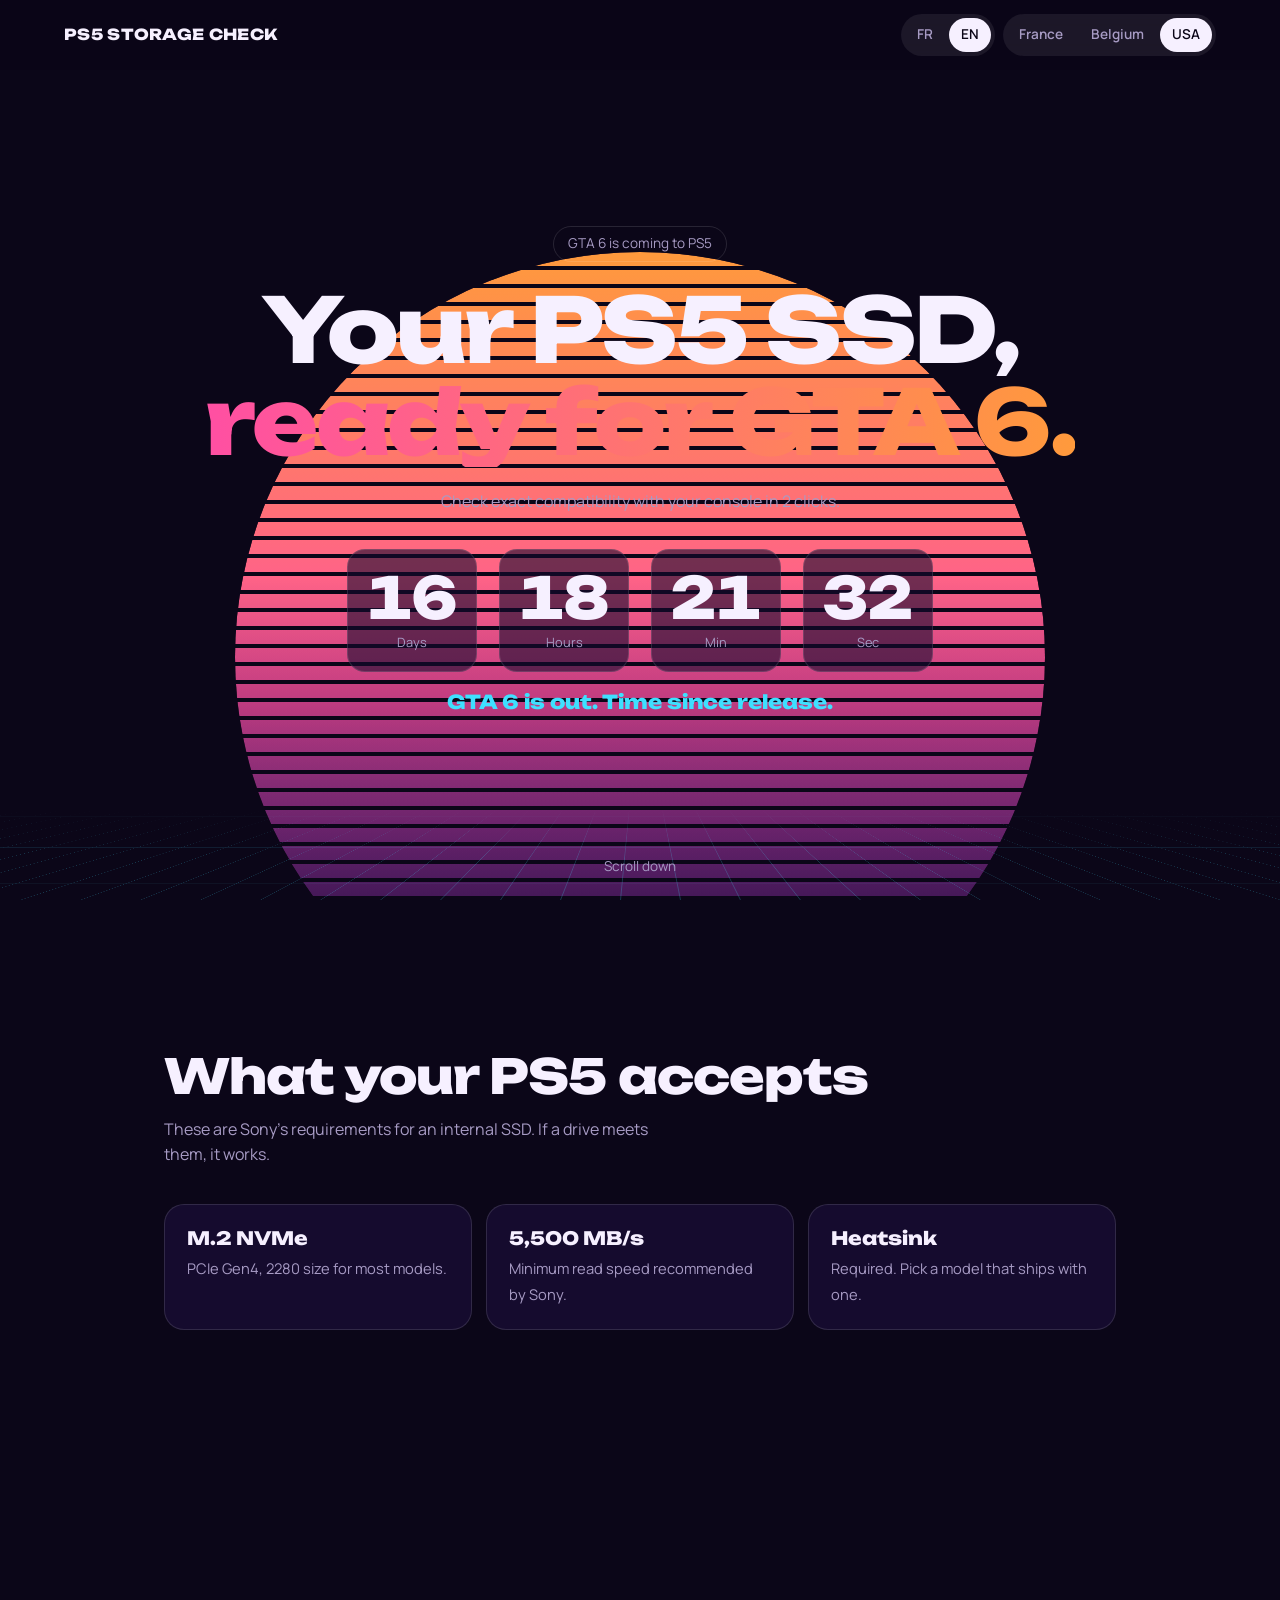
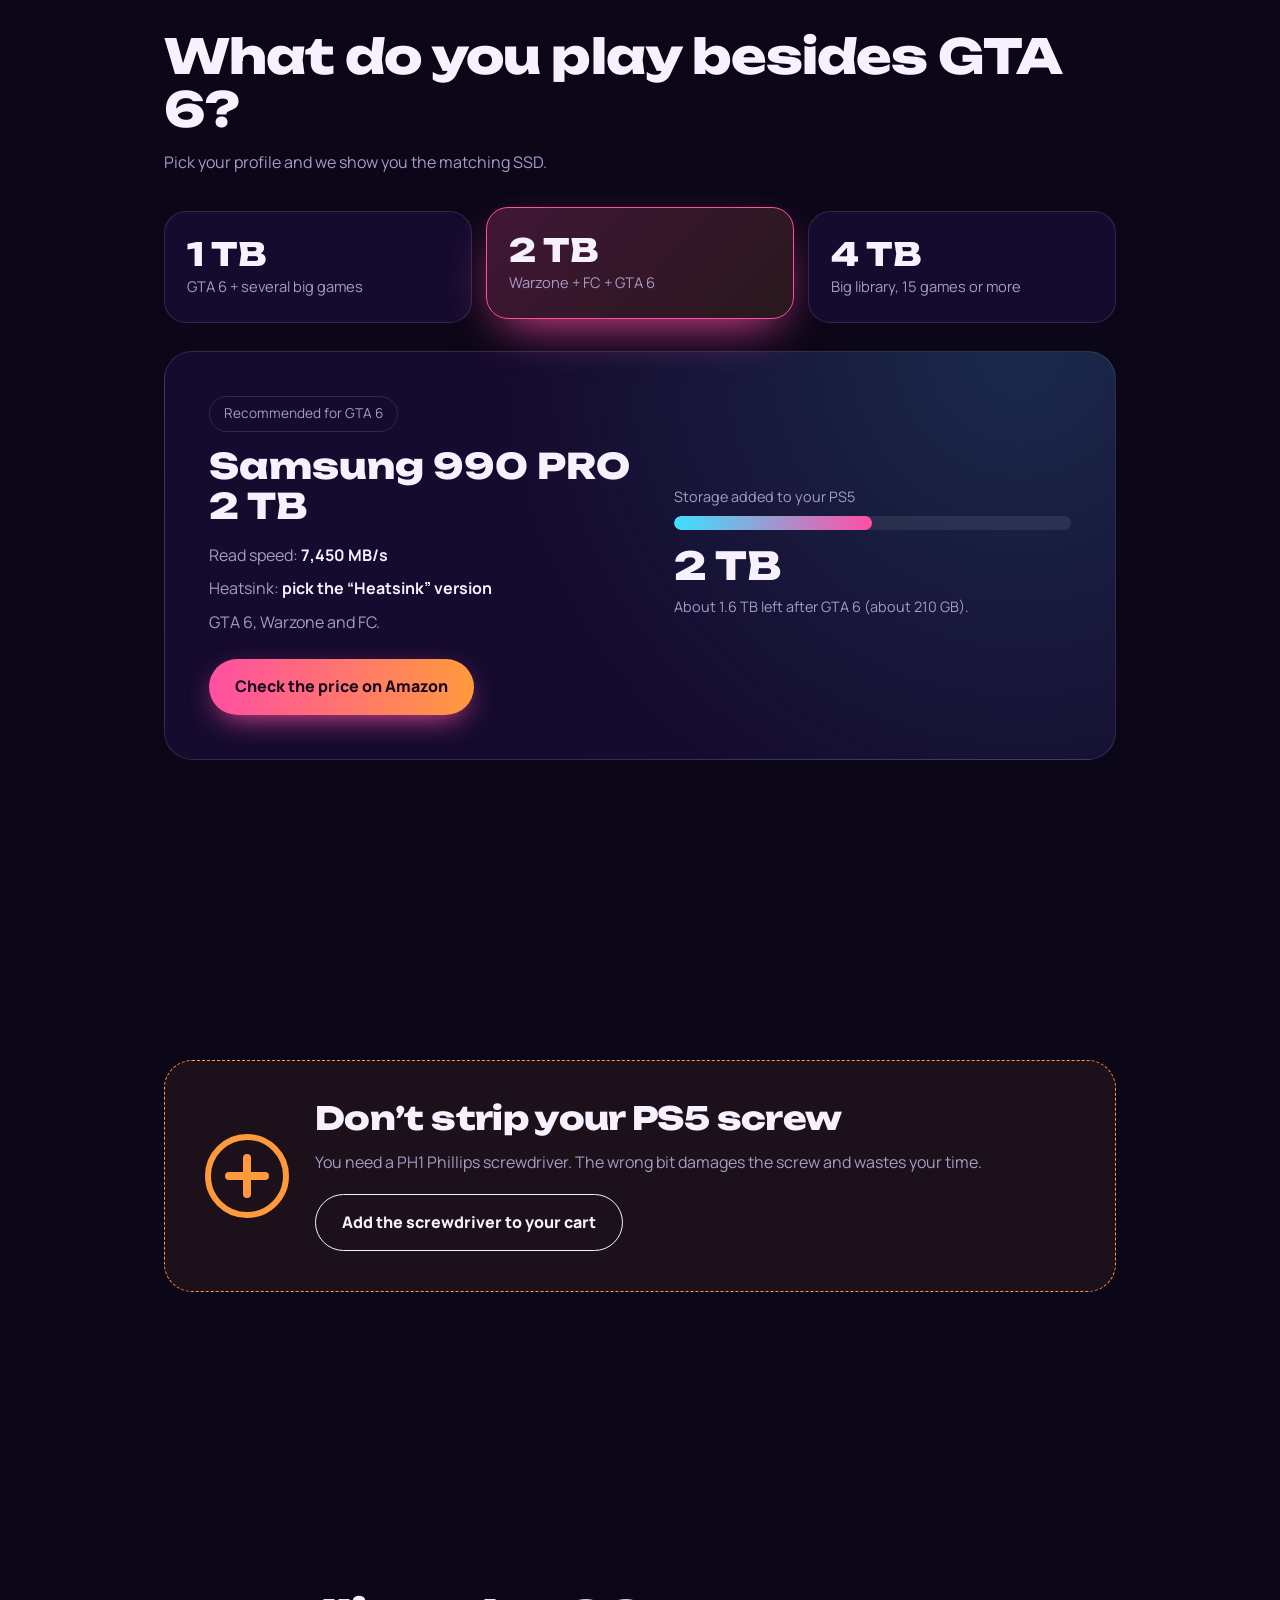
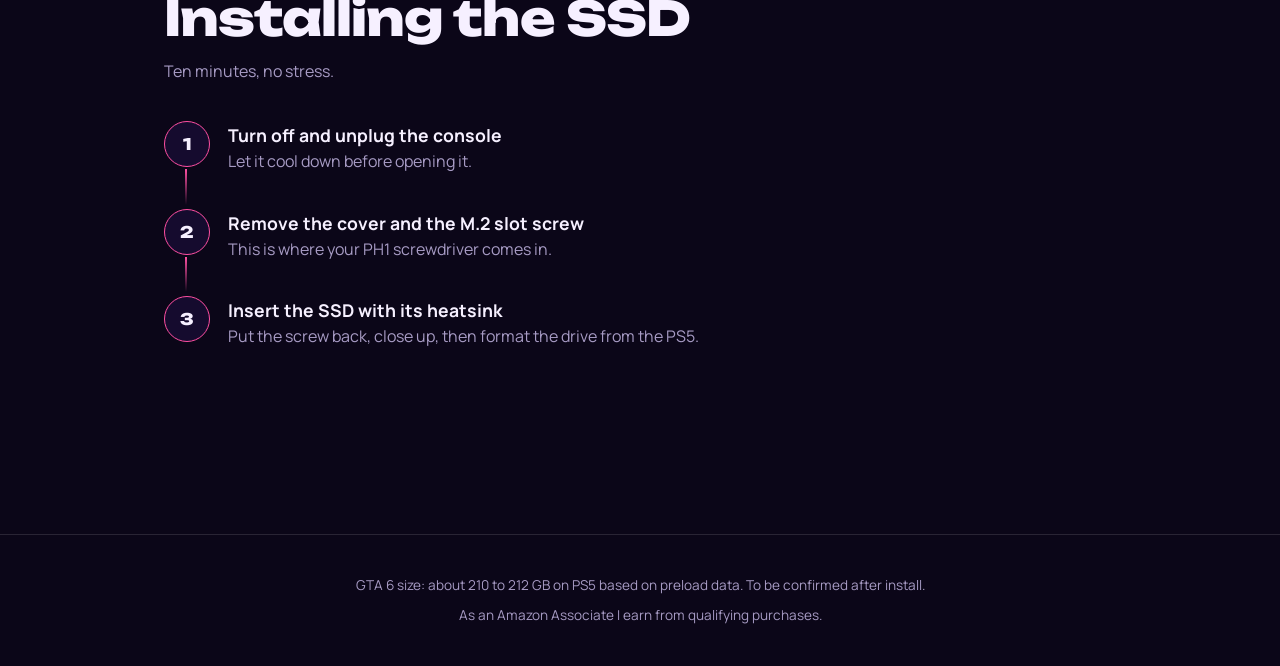
<file: index.html>
<!DOCTYPE html>
<html lang="fr">
<head>
<meta charset="utf-8">
<meta name="viewport" content="width=device-width, initial-scale=1, viewport-fit=cover">
<meta name="theme-color" content="#0b0618">
<title>PS5 Storage Check – SSD pour GTA 6</title>
<meta name="description" content="Trouve le bon SSD pour ta PS5 avant la sortie de GTA 6, en 2 clics.">
<link rel="preconnect" href="https://fonts.googleapis.com">
<link rel="preconnect" href="https://fonts.gstatic.com" crossorigin>
<link href="https://fonts.googleapis.com/css2?family=Unbounded:wght@500;800&family=Manrope:wght@400;600;800&display=swap" rel="stylesheet">
<style>
:root{--bg:#0b0618;--bg2:#150b2e;--ink:#f6f0ff;--mut:#a79bc4;--pink:#ff4fa3;--org:#ff9a3c;--cy:#3ee0ff;--line:rgba(255,255,255,.12)}
*{box-sizing:border-box;margin:0}
html{scroll-behavior:smooth}
body{background:var(--bg);color:var(--ink);font:400 1rem/1.6 Manrope,system-ui,sans-serif;overflow-x:hidden;padding-top:env(safe-area-inset-top,0px);padding-bottom:env(safe-area-inset-bottom,0px)}
h1,h2,.num{font-family:Unbounded,Manrope,sans-serif}
a{color:inherit}
:focus-visible{outline:2px solid var(--cy);outline-offset:3px}
#bar{position:fixed;left:0;top:0;height:3px;width:0;background:linear-gradient(90deg,var(--pink),var(--org));z-index:30}
nav{position:fixed;top:0;left:0;right:0;z-index:20;display:flex;justify-content:space-between;align-items:center;gap:12px;padding:calc(14px + env(safe-area-inset-top,0px)) 5vw 14px;backdrop-filter:blur(14px);background:rgba(11,6,24,.55)}
nav b{font:800 .95rem Unbounded,sans-serif;letter-spacing:.02em}
.reg{display:flex;gap:4px;background:rgba(255,255,255,.07);border-radius:99px;padding:4px}
.reg button{all:unset;cursor:pointer;padding:6px 12px;border-radius:99px;font-weight:600;font-size:.85rem;color:var(--mut);transition:.25s}
.reg button[aria-pressed=true]{background:var(--ink);color:var(--bg)}
.hero{position:relative;min-height:100svh;display:grid;place-items:center;text-align:center;padding:120px 5vw 80px;overflow:hidden}
.sun{position:absolute;left:50%;bottom:-18vmin;width:90vmin;height:90vmin;margin-left:-45vmin;border-radius:50%;background:linear-gradient(180deg,var(--org),var(--pink) 55%,#7a2cff);filter:blur(.5px);box-shadow:0 0 140px 40px rgba(255,79,163,.35);will-change:transform;-webkit-mask:repeating-linear-gradient(180deg,#000 0 14px,transparent 14px 18px);mask:repeating-linear-gradient(180deg,#000 0 14px,transparent 14px 18px);-webkit-mask-size:100% 100%;mask-composite:intersect}
.sun::after{content:"";position:absolute;inset:0;border-radius:50%;background:linear-gradient(180deg,transparent 40%,var(--bg) 100%)}
.grid{position:absolute;left:-50%;right:-50%;bottom:0;height:38vh;background:linear-gradient(var(--cy) 1px,transparent 1px) 0 0/100% 38px,linear-gradient(90deg,var(--cy) 1px,transparent 1px) 0 0/60px 100%;opacity:.22;transform:perspective(380px) rotateX(62deg);transform-origin:bottom;animation:flow 2.4s linear infinite;-webkit-mask:linear-gradient(transparent,#000 70%);mask:linear-gradient(transparent,#000 70%)}
@keyframes flow{to{background-position:0 38px,0 0}}
.hero .in{position:relative;z-index:2;max-width:980px}
.tag{display:inline-block;border:1px solid var(--line);border-radius:99px;padding:6px 14px;font-size:.85rem;color:var(--mut);margin-bottom:22px}
h1{font-weight:800;font-size:clamp(2.2rem,7.5vw,5.6rem);line-height:1.02;letter-spacing:-.03em}
h1 span{display:block;overflow:hidden}
h1 span i{display:block;font-style:normal;transform:translateY(105%);animation:up .9s cubic-bezier(.2,.8,.2,1) forwards}
h1 span:nth-child(2) i{animation-delay:.12s;background:linear-gradient(90deg,var(--pink),var(--org));-webkit-background-clip:text;background-clip:text;color:transparent}
@keyframes up{to{transform:none}}
.lead{margin:22px auto 34px;color:var(--mut);max-width:46ch;opacity:0;animation:fade .8s .5s forwards}
@keyframes fade{to{opacity:1}}
.cd{display:flex;justify-content:center;gap:clamp(8px,2.4vw,22px);opacity:0;animation:fade .8s .7s forwards}
.cd div{min-width:clamp(64px,15vw,130px);padding:16px 8px;border:1px solid var(--line);border-radius:18px;background:rgba(21,11,46,.6);backdrop-filter:blur(8px)}
.cd .num{display:block;font-weight:800;font-size:clamp(1.7rem,6vw,3.6rem);font-variant-numeric:tabular-nums;line-height:1.1}
.cd small{color:var(--mut);font-size:.8rem}
.cd .num.tick{animation:tick .35s}
@keyframes tick{50%{transform:translateY(-6px);color:var(--cy)}}
.out{display:none;font:800 1.2rem Unbounded;margin-top:18px;color:var(--cy)}
.hint{position:absolute;bottom:22px;left:50%;translate:-50% 0;z-index:3;color:var(--mut);font-size:.85rem;animation:bob 1.8s ease-in-out infinite}
@keyframes bob{50%{transform:translateY(7px)}}
section.blk{max-width:1080px;margin:0 auto;padding:clamp(70px,12vw,150px) 5vw}
h2{font-weight:800;font-size:clamp(1.6rem,4.4vw,3rem);letter-spacing:-.02em;line-height:1.1;margin-bottom:14px}
.sub{color:var(--mut);max-width:52ch;margin-bottom:36px}
.rv{opacity:0;transform:translateY(46px) scale(.98);filter:blur(6px);transition:opacity .9s,transform .9s cubic-bezier(.2,.8,.2,1),filter .9s}
.rv.on{opacity:1;transform:none;filter:none}
.specs{display:grid;grid-template-columns:repeat(auto-fit,minmax(200px,1fr));gap:14px}
.specs div{padding:22px;border-radius:20px;background:var(--bg2);border:1px solid var(--line);transition:.3s}
.specs div:hover{transform:translateY(-6px);border-color:var(--cy)}
.specs b{display:block;font:800 1.15rem Unbounded;margin-bottom:6px}
.specs span{color:var(--mut);font-size:.92rem}
.pick{display:grid;grid-template-columns:repeat(auto-fit,minmax(220px,1fr));gap:14px;margin-bottom:28px}
.pick button{all:unset;cursor:pointer;padding:22px;border-radius:22px;border:1px solid var(--line);background:var(--bg2);transition:.3s;position:relative;overflow:hidden}
.pick button b{display:block;font:800 2rem Unbounded}
.pick button span{color:var(--mut);font-size:.92rem}
.pick button[aria-pressed=true]{border-color:var(--pink);background:linear-gradient(135deg,rgba(255,79,163,.22),rgba(255,154,60,.12));transform:translateY(-4px);box-shadow:0 18px 50px -18px var(--pink)}
.card{display:grid;grid-template-columns:1.1fr 1fr;gap:28px;padding:clamp(22px,4vw,44px);border-radius:28px;border:1px solid var(--line);background:radial-gradient(circle at 90% 0,rgba(62,224,255,.14),transparent 55%),var(--bg2)}
@media(max-width:760px){.card{grid-template-columns:1fr}}
.card.swap{animation:swap .55s cubic-bezier(.2,.8,.2,1)}
@keyframes swap{from{opacity:0;transform:translateX(34px) rotate(.6deg)}}
.card h3{font:800 clamp(1.4rem,3.4vw,2.2rem) Unbounded;line-height:1.15;margin-bottom:12px}
.card ul{list-style:none;padding:0;margin:16px 0 24px;display:grid;gap:8px}
.card li{color:var(--mut)}
.card li b{color:var(--ink)}
.meter{align-self:center}
.meter p{color:var(--mut);font-size:.9rem;margin-bottom:8px}
.track{height:14px;border-radius:99px;background:rgba(255,255,255,.08);overflow:hidden}
.fill{height:100%;width:0;border-radius:99px;background:linear-gradient(90deg,var(--cy),var(--pink));transition:width 1.1s cubic-bezier(.2,.8,.2,1)}
.meter strong{display:block;margin-top:12px;font:800 2.4rem Unbounded}
.btn{display:inline-block;text-decoration:none;font-weight:800;padding:15px 26px;border-radius:99px;background:linear-gradient(90deg,var(--pink),var(--org));color:#1a0a22;transition:.25s;box-shadow:0 10px 30px -10px var(--pink)}
.btn:hover{transform:translateY(-3px) scale(1.03)}
.btn.ghost{background:none;color:var(--ink);border:1px solid var(--ink);box-shadow:none}
.warn{display:grid;grid-template-columns:auto 1fr;gap:26px;align-items:center;padding:clamp(22px,4vw,40px);border-radius:28px;border:1px dashed var(--org);background:rgba(255,154,60,.07)}
@media(max-width:640px){.warn{grid-template-columns:1fr}}
.screw{width:84px;height:84px;border-radius:50%;border:6px solid var(--org);position:relative;animation:spin 5s linear infinite}
.screw::before,.screw::after{content:"";position:absolute;background:var(--org);left:50%;top:50%;translate:-50% -50%;border-radius:4px}
.screw::before{width:44px;height:8px}.screw::after{width:8px;height:44px}
@keyframes spin{to{transform:rotate(360deg)}}
.warn p{color:var(--mut);margin:6px 0 18px}
.steps{display:grid;gap:0;counter-reset:s}
.steps li{list-style:none;position:relative;padding:0 0 34px 64px;counter-increment:s}
.steps li::before{content:counter(s);position:absolute;left:0;top:0;width:44px;height:44px;border-radius:50%;display:grid;place-items:center;font:800 1rem Unbounded;background:var(--bg2);border:1px solid var(--pink)}
.steps li::after{content:"";position:absolute;left:21px;top:48px;bottom:4px;width:2px;background:linear-gradient(var(--pink),transparent)}
.steps li:last-child::after{display:none}
.steps b{display:block;font-size:1.1rem}
.steps span{color:var(--mut)}
footer{border-top:1px solid var(--line);padding:40px 5vw;text-align:center;color:var(--mut);font-size:.85rem}
@media(prefers-reduced-motion:reduce){*,*::before,*::after{animation:none!important;transition:none!important}h1 span i,.lead,.cd{transform:none;opacity:1}.rv{opacity:1;transform:none;filter:none}}
</style>
</head>
<body>
<div id="bar"></div>
<nav>
  <b>PS5 STORAGE CHECK</b>
  <div style="display:flex;gap:8px;flex-wrap:wrap;justify-content:flex-end">
    <div class="reg" id="lg" role="group" aria-label="Langue / Language">
      <button data-l="fr" aria-pressed="true">FR</button>
      <button data-l="en" aria-pressed="false">EN</button>
    </div>
    <div class="reg" id="rg" role="group" aria-label="Amazon">
      <button data-r="fr" aria-pressed="true">France</button>
      <button data-r="be" aria-pressed="false" data-t="rbe"></button>
      <button data-r="us" aria-pressed="false">USA</button>
    </div>
  </div>
</nav>

<header class="hero">
  <div class="sun" id="sun"></div>
  <div class="grid"></div>
  <div class="in">
    <span class="tag" data-t="tag"></span>
    <h1><span><i data-t="h1a"></i></span><span><i data-t="h1b"></i></span></h1>
    <p class="lead" data-t="lead"></p>
    <div class="cd" id="cd">
      <div><span class="num" id="d">--</span><small data-t="dd"></small></div>
      <div><span class="num" id="h">--</span><small data-t="hh"></small></div>
      <div><span class="num" id="m">--</span><small data-t="mm"></small></div>
      <div><span class="num" id="s">--</span><small data-t="ss"></small></div>
    </div>
    <p class="out" id="out"></p>
  </div>
  <span class="hint" data-t="hint"></span>
</header>

<section class="blk" id="compat">
  <h2 class="rv" data-t="h2a"></h2>
  <p class="sub rv" data-t="suba"></p>
  <div class="specs rv">
    <div><b>M.2 NVMe</b><span data-t="sp1"></span></div>
    <div><b data-t="sp2b"></b><span data-t="sp2"></span></div>
    <div><b data-t="sp3b"></b><span data-t="sp3"></span></div>
  </div>
</section>

<section class="blk" id="conf">
  <h2 class="rv" data-t="h2b"></h2>
  <p class="sub rv" data-t="subb"></p>
  <div class="pick rv" id="pick" role="group">
    <button data-k="1" aria-pressed="false"><b data-t="c1"></b><span data-t="u1"></span></button>
    <button data-k="2" aria-pressed="true"><b data-t="c2"></b><span data-t="u2"></span></button>
    <button data-k="4" aria-pressed="false"><b data-t="c4"></b><span data-t="u4"></span></button>
  </div>
  <div class="card rv" id="card">
    <div>
      <span class="tag" style="margin-bottom:14px" data-t="rec"></span>
      <h3 id="pn"></h3>
      <ul>
        <li><span data-t="spd"></span> <b id="ps"></b></li>
        <li><span data-t="hs"></span> <b data-t="hsb"></b></li>
        <li id="pd"></li>
      </ul>
      <a class="btn" id="pl" href="#" target="_blank" rel="noopener sponsored" data-t="buy"></a>
    </div>
    <div class="meter">
      <p data-t="mp"></p>
      <div class="track"><div class="fill" id="fill"></div></div>
      <strong id="gm"></strong>
      <p id="gu" style="margin-top:6px"></p>
    </div>
  </div>
</section>

<section class="blk" id="vis">
  <div class="warn rv">
    <div class="screw" aria-hidden="true"></div>
    <div>
      <h2 style="font-size:clamp(1.3rem,3.2vw,2rem)" data-t="wh"></h2>
      <p data-t="wp"></p>
      <a class="btn ghost" id="tl" href="#" target="_blank" rel="noopener sponsored" data-t="wb"></a>
    </div>
  </div>
</section>

<section class="blk" id="steps">
  <h2 class="rv" data-t="h2c"></h2>
  <p class="sub rv" data-t="subc"></p>
  <ol class="steps rv" style="padding:0">
    <li><b data-t="s1b"></b><span data-t="s1"></span></li>
    <li><b data-t="s2b"></b><span data-t="s2"></span></li>
    <li><b data-t="s3b"></b><span data-t="s3"></span></li>
  </ol>
</section>

<footer><p data-t="note" style="margin-bottom:8px"></p><p data-t="foot"></p></footer>

<script>
/* ===== À MODIFIER / EDIT: Amazon Associates IDs ===== */
const TAGS={fr:"",be:"",us:""}; // ex: fr:"tonid-21"
const RELEASE=new Date("2026-11-18T01:00:00+01:00");
const SHOPS={fr:"https://www.amazon.fr",be:"https://www.amazon.com.be",us:"https://www.amazon.com"};
const SSD={
 1:{n:"WD_BLACK SN850X 1 ",s:7300,q:"WD BLACK SN850X 1TB heatsink PS5",p:.25},
 2:{n:"Samsung 990 PRO 2 ",s:7450,q:"Samsung 990 PRO 2TB heatsink PS5",p:.5},
 4:{n:"Samsung 990 PRO 4 ",s:7450,q:"Samsung 990 PRO 4TB heatsink PS5",p:1}
};
const T={
fr:{rbe:"Belgique",tag:"GTA 6 arrive sur PS5",h1a:"Ton SSD PS5,",h1b:"prêt pour GTA 6.",lead:"Vérifie la compatibilité exacte avec ta console en 2 clics.",dd:"Jours",hh:"Heures",mm:"Min",ss:"Sec",hint:"Descends",
out:"GTA 6 est sorti. Temps écoulé depuis la sortie.",
h2a:"Ce que ta PS5 accepte",suba:"Ce sont les conditions de Sony pour un SSD interne. Si un disque les respecte, il passe.",
sp1:"PCIe Gen4, format 2280 pour la plupart des modèles.",sp2b:"5 500 Mo/s",sp2:"Vitesse de lecture minimale recommandée par Sony.",sp3b:"Dissipateur",sp3:"Obligatoire. Prends un modèle déjà livré avec.",
h2b:"À quoi joues-tu en plus de GTA 6 ?",subb:"Choisis ton profil, on te montre le SSD qui va avec.",
c1:"1 To",u1:"GTA 6 + plusieurs gros jeux",c2:"2 To",u2:"Warzone + FC + GTA 6",c4:"4 To",u4:"Gros catalogue, 15 jeux et plus",
rec:"Recommandé pour GTA 6",spd:"Vitesse de lecture :",hs:"Dissipateur :",hsb:"choisis la version « Heatsink »",buy:"Vérifier le prix sur Amazon",
mp:"Stockage ajouté à ta PS5",un:"To",speed:"Mo/s",f1:"Environ 700 Go libres après GTA 6 (environ 210 Go).",f2:"Environ 1,6 To libres après GTA 6 (environ 210 Go).",f4:"Environ 3,5 To libres après GTA 6 (environ 210 Go).",note:"Taille de GTA 6 : environ 210 à 212 Go sur PS5 d’après les données de préchargement. À confirmer après installation.",
d1:"GTA 6 plus plusieurs autres gros jeux.",d2:"GTA 6, Warzone et FC.",d4:"GTA 6 plus un gros catalogue, 15 jeux et plus.",
wh:"Ne foire pas la vis de ta PS5",wp:"Il te faut un tournevis cruciforme PH1. Un mauvais embout abîme la vis et te fait perdre du temps.",wb:"Ajouter le tournevis au panier",wq:"tournevis cruciforme PH1",
h2c:"Installer le SSD",subc:"Dix minutes, sans stress.",
s1b:"Éteins et débranche la console",s1:"Attends qu’elle refroidisse avant d’ouvrir.",s2b:"Retire le cache et la vis de l’emplacement M.2",s2:"C’est là que ton tournevis PH1 sert.",s3b:"Insère le SSD avec son dissipateur",s3:"Remets la vis, referme, puis formate le disque depuis la PS5.",
foot:"En tant que Partenaire Amazon, je réalise un bénéfice sur les achats remplissant les conditions requises.",title:"PS5 Storage Check – SSD pour GTA 6"},
en:{rbe:"Belgium",tag:"GTA 6 is coming to PS5",h1a:"Your PS5 SSD,",h1b:"ready for GTA 6.",lead:"Check exact compatibility with your console in 2 clicks.",dd:"Days",hh:"Hours",mm:"Min",ss:"Sec",hint:"Scroll down",
out:"GTA 6 is out. Time since release.",
h2a:"What your PS5 accepts",suba:"These are Sony’s requirements for an internal SSD. If a drive meets them, it works.",
sp1:"PCIe Gen4, 2280 size for most models.",sp2b:"5,500 MB/s",sp2:"Minimum read speed recommended by Sony.",sp3b:"Heatsink",sp3:"Required. Pick a model that ships with one.",
h2b:"What do you play besides GTA 6?",subb:"Pick your profile and we show you the matching SSD.",
c1:"1 TB",u1:"GTA 6 + several big games",c2:"2 TB",u2:"Warzone + FC + GTA 6",c4:"4 TB",u4:"Big library, 15 games or more",
rec:"Recommended for GTA 6",spd:"Read speed:",hs:"Heatsink:",hsb:"pick the “Heatsink” version",buy:"Check the price on Amazon",
mp:"Storage added to your PS5",un:"TB",speed:"MB/s",f1:"About 700 GB left after GTA 6 (about 210 GB).",f2:"About 1.6 TB left after GTA 6 (about 210 GB).",f4:"About 3.5 TB left after GTA 6 (about 210 GB).",note:"GTA 6 size: about 210 to 212 GB on PS5 based on preload data. To be confirmed after install.",
d1:"GTA 6 plus several other big games.",d2:"GTA 6, Warzone and FC.",d4:"GTA 6 plus a big library, 15 games or more.",
wh:"Don’t strip your PS5 screw",wp:"You need a PH1 Phillips screwdriver. The wrong bit damages the screw and wastes your time.",wb:"Add the screwdriver to your cart",wq:"PH1 Phillips screwdriver",
h2c:"Installing the SSD",subc:"Ten minutes, no stress.",
s1b:"Turn off and unplug the console",s1:"Let it cool down before opening it.",s2b:"Remove the cover and the M.2 slot screw",s2:"This is where your PH1 screwdriver comes in.",s3b:"Insert the SSD with its heatsink",s3:"Put the screw back, close up, then format the drive from the PS5.",
foot:"As an Amazon Associate I earn from qualifying purchases.",title:"PS5 Storage Check – SSD for GTA 6"}
};
let lang=(navigator.language||"fr").toLowerCase().startsWith("fr")?"fr":"en";
let region=lang==="fr"?"fr":"us",cap="2";
const $=id=>document.getElementById(id);
const t=k=>T[lang][k];
const link=q=>{const g=TAGS[region];return SHOPS[region]+"/s?k="+encodeURIComponent(q)+(g?"&tag="+g:"")};
function pressed(sel,attr,val){document.querySelectorAll(sel+" button").forEach(x=>x.setAttribute("aria-pressed",x.dataset[attr]===val))}
function render(anim){
 document.documentElement.lang=lang;document.title=t("title");
 document.querySelectorAll("[data-t]").forEach(e=>e.textContent=t(e.dataset.t));
 const p=SSD[cap];
 $("pn").textContent=p.n+t("un");
 $("ps").textContent=p.s.toLocaleString(lang==="fr"?"fr-FR":"en-US")+" "+t("speed");
 $("pd").textContent=t("d"+cap);
 $("pl").href=link(p.q);$("tl").href=link(t("wq"));
 $("gm").textContent=cap+" "+t("un");$("gu").textContent=t("f"+cap);
 const f=$("fill");f.style.width="0";requestAnimationFrame(()=>requestAnimationFrame(()=>f.style.width=p.p*100+"%"));
 pressed("#lg","l",lang);pressed("#rg","r",region);pressed("#pick","k",cap);
 if(anim){const c=$("card");c.classList.remove("swap");void c.offsetWidth;c.classList.add("swap")}
 loop(true);
}
$("pick").addEventListener("click",e=>{const b=e.target.closest("button");if(!b)return;cap=b.dataset.k;render(true)});
$("rg").addEventListener("click",e=>{const b=e.target.closest("button");if(!b)return;region=b.dataset.r;lang=region==="us"?"en":"fr";render(false)});
$("lg").addEventListener("click",e=>{const b=e.target.closest("button");if(!b)return;lang=b.dataset.l;if(lang==="en"&&region!=="us")region="us";if(lang==="fr"&&region==="us")region="fr";render(false)});
/* compte à rebours / countdown */
const last={};
function set(id,v){const el=$(id),x=String(v).padStart(2,"0");if(last[id]!==x){el.textContent=x;el.classList.remove("tick");void el.offsetWidth;el.classList.add("tick");last[id]=x}}
function loop(){
 let diff=RELEASE-Date.now();
 if(diff<=0){diff=-diff;const o=$("out");o.style.display="block";o.textContent=t("out")}
 const s=Math.floor(diff/1000);
 set("d",Math.floor(s/86400));set("h",Math.floor(s%86400/3600));set("m",Math.floor(s%3600/60));set("s",s%60);
}
setInterval(loop,1000);
const io=new IntersectionObserver(es=>es.forEach(e=>{if(e.isIntersecting){e.target.classList.add("on");io.unobserve(e.target)}}),{threshold:.15});
document.querySelectorAll(".rv").forEach(el=>io.observe(el));
const sun=$("sun"),bar=$("bar");
addEventListener("scroll",()=>{
 const y=scrollY,max=document.documentElement.scrollHeight-innerHeight;
 bar.style.width=(y/max*100)+"%";
 sun.style.transform="translateY("+Math.min(y*.45,600)+"px) scale("+(1+y/2200)+")";
},{passive:true});
render(false);
</script>
</body>
</html>
</file>
